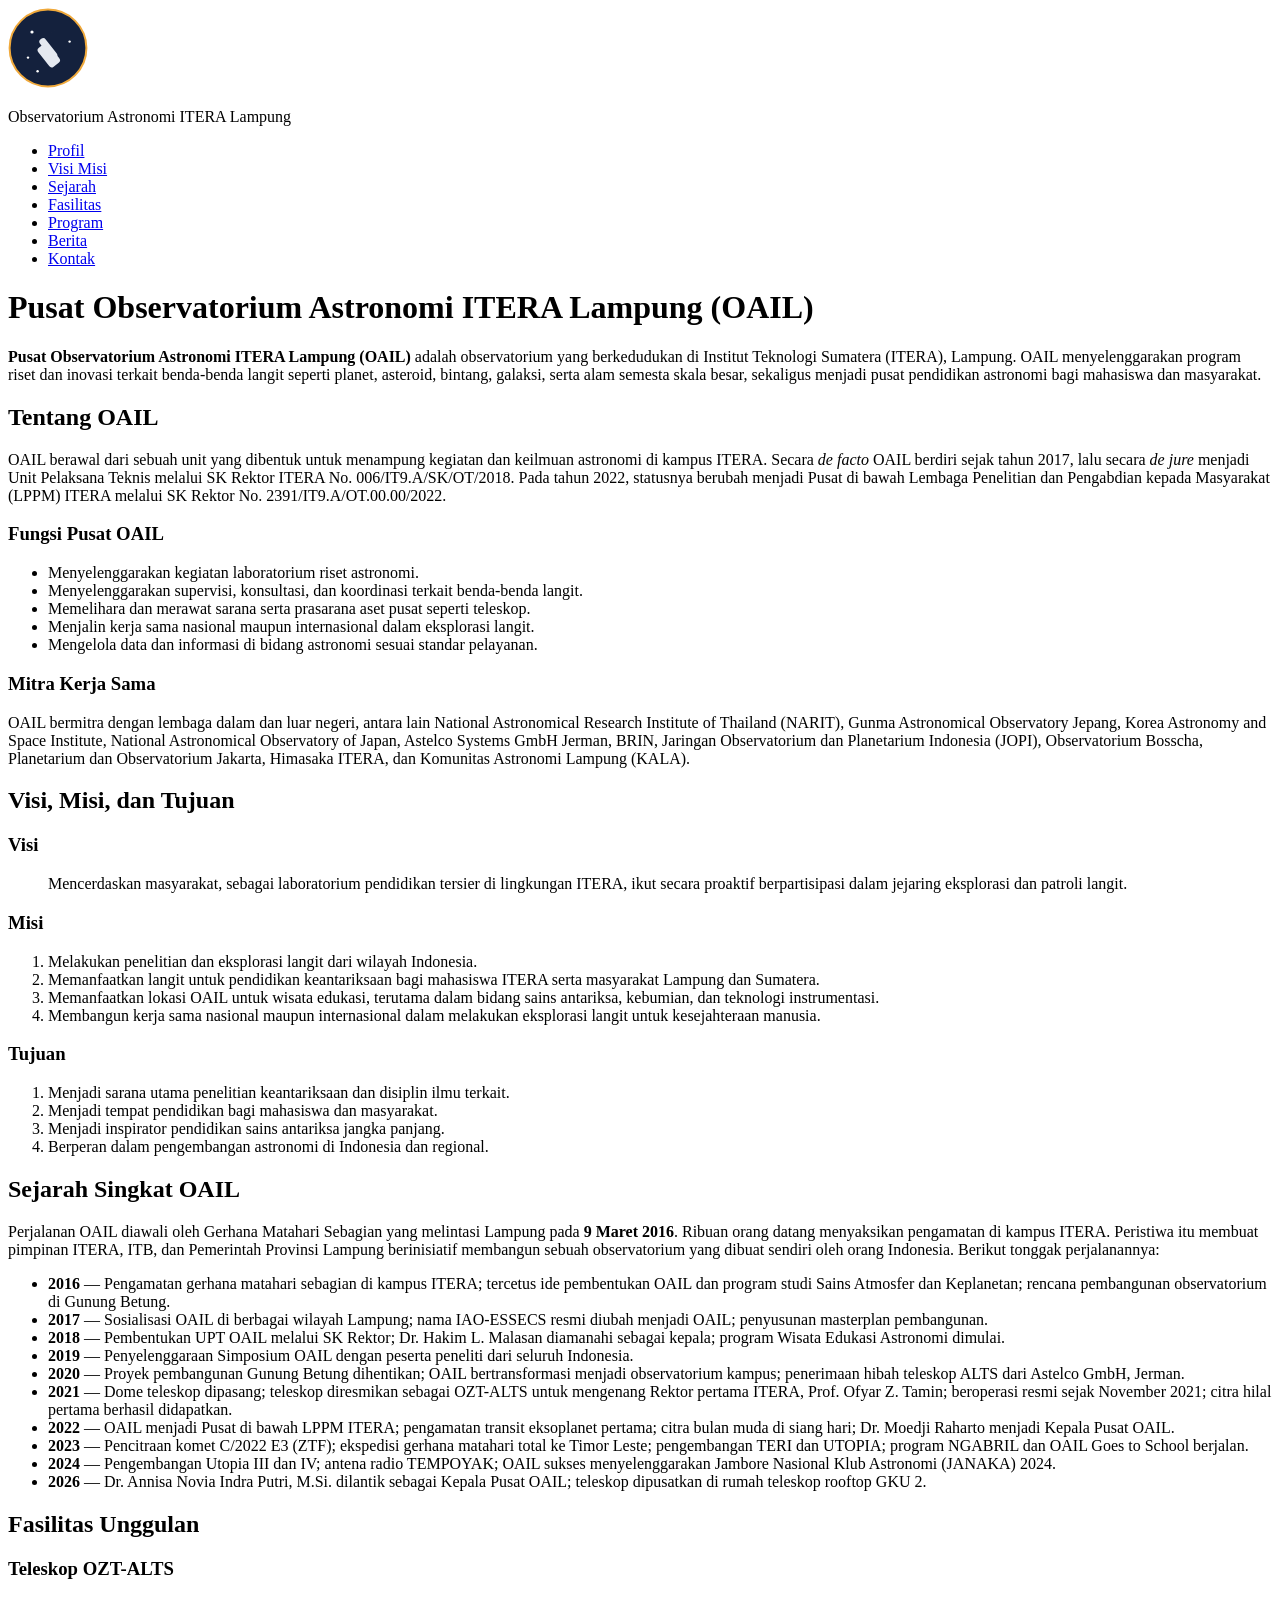
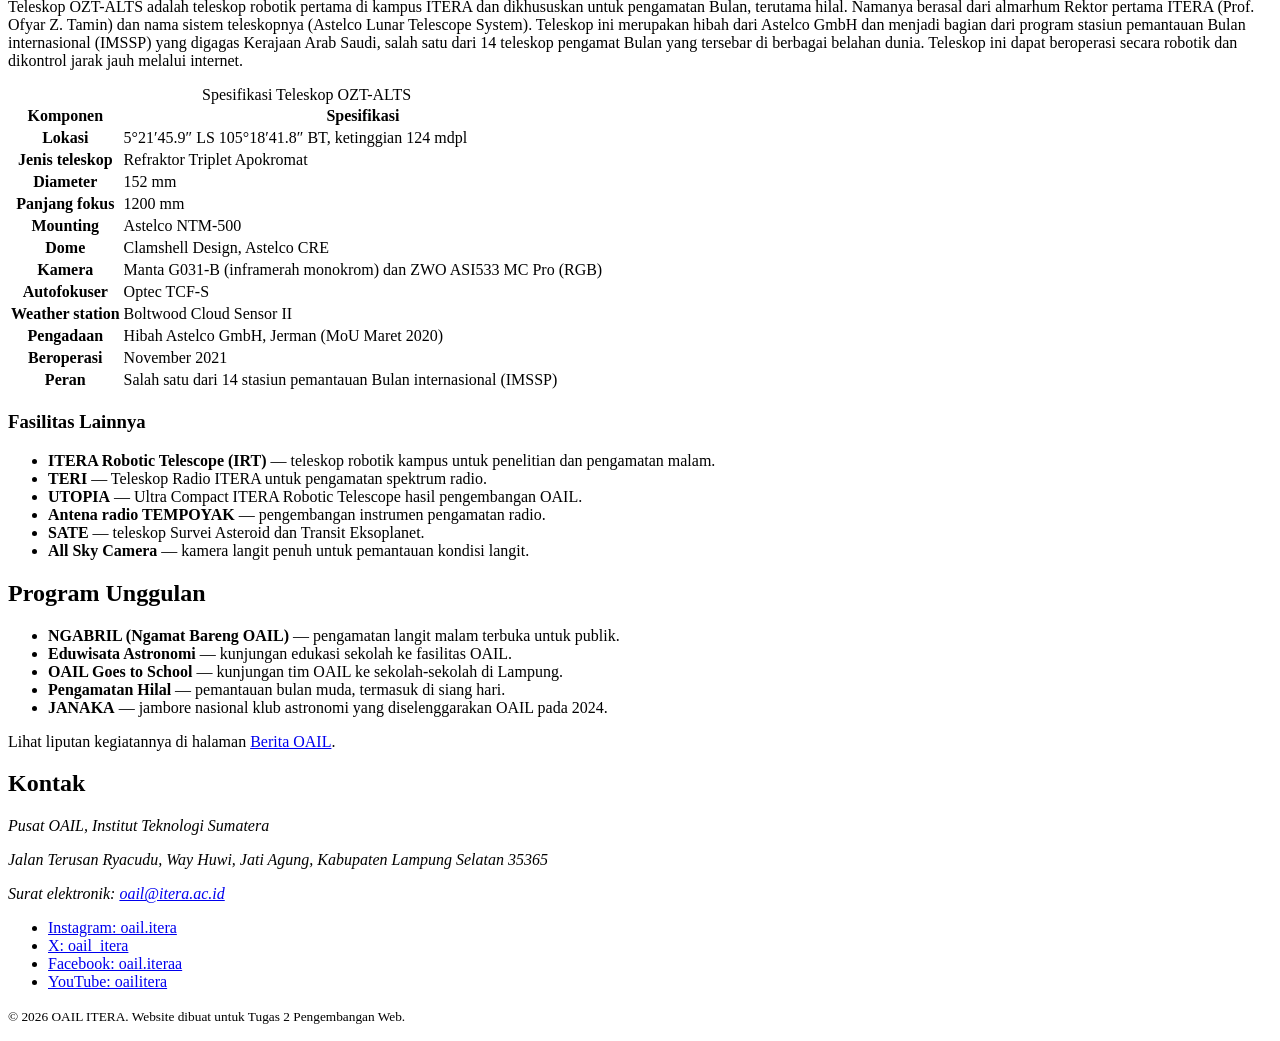
<file: tugas2/index.html>
<!DOCTYPE html>
<html lang="id">
<head>
<meta charset="utf-8">
<meta name="viewport" content="width=device-width, initial-scale=1">
<title>OAIL - Observatorium Astronomi ITERA Lampung</title>
</head>
<body>

<header>
<a href="index.html">
<img src="logo-oail.svg" alt="Logo Observatorium Astronomi ITERA Lampung" width="80" height="80">
</a>
<p>Observatorium Astronomi ITERA Lampung</p>
<nav>
<ul>
<li><a href="#profil">Profil</a></li>
<li><a href="#visimisi">Visi Misi</a></li>
<li><a href="#sejarah">Sejarah</a></li>
<li><a href="#fasilitas">Fasilitas</a></li>
<li><a href="#program">Program</a></li>
<li><a href="berita.html">Berita</a></li>
<li><a href="#kontak">Kontak</a></li>
</ul>
</nav>
</header>

<main>
<h1>Pusat Observatorium Astronomi ITERA Lampung (OAIL)</h1>
<p><strong>Pusat Observatorium Astronomi ITERA Lampung (OAIL)</strong> adalah observatorium yang berkedudukan di Institut Teknologi Sumatera (ITERA), Lampung. OAIL menyelenggarakan program riset dan inovasi terkait benda-benda langit seperti planet, asteroid, bintang, galaksi, serta alam semesta skala besar, sekaligus menjadi pusat pendidikan astronomi bagi mahasiswa dan masyarakat.</p>

<section id="profil">
<h2>Tentang OAIL</h2>
<p>OAIL berawal dari sebuah unit yang dibentuk untuk menampung kegiatan dan keilmuan astronomi di kampus ITERA. Secara <em>de facto</em> OAIL berdiri sejak tahun 2017, lalu secara <em>de jure</em> menjadi Unit Pelaksana Teknis melalui SK Rektor ITERA No. 006/IT9.A/SK/OT/2018. Pada tahun 2022, statusnya berubah menjadi Pusat di bawah Lembaga Penelitian dan Pengabdian kepada Masyarakat (LPPM) ITERA melalui SK Rektor No. 2391/IT9.A/OT.00.00/2022.</p>
<h3>Fungsi Pusat OAIL</h3>
<ul>
<li>Menyelenggarakan kegiatan laboratorium riset astronomi.</li>
<li>Menyelenggarakan supervisi, konsultasi, dan koordinasi terkait benda-benda langit.</li>
<li>Memelihara dan merawat sarana serta prasarana aset pusat seperti teleskop.</li>
<li>Menjalin kerja sama nasional maupun internasional dalam eksplorasi langit.</li>
<li>Mengelola data dan informasi di bidang astronomi sesuai standar pelayanan.</li>
</ul>
<h3>Mitra Kerja Sama</h3>
<p>OAIL bermitra dengan lembaga dalam dan luar negeri, antara lain National Astronomical Research Institute of Thailand (NARIT), Gunma Astronomical Observatory Jepang, Korea Astronomy and Space Institute, National Astronomical Observatory of Japan, Astelco Systems GmbH Jerman, BRIN, Jaringan Observatorium dan Planetarium Indonesia (JOPI), Observatorium Bosscha, Planetarium dan Observatorium Jakarta, Himasaka ITERA, dan Komunitas Astronomi Lampung (KALA).</p>
</section>

<section id="visimisi">
<h2>Visi, Misi, dan Tujuan</h2>
<article>
<h3>Visi</h3>
<blockquote>
<p>Mencerdaskan masyarakat, sebagai laboratorium pendidikan tersier di lingkungan ITERA, ikut secara proaktif berpartisipasi dalam jejaring eksplorasi dan patroli langit.</p>
</blockquote>
</article>
<article>
<h3>Misi</h3>
<ol>
<li>Melakukan penelitian dan eksplorasi langit dari wilayah Indonesia.</li>
<li>Memanfaatkan langit untuk pendidikan keantariksaan bagi mahasiswa ITERA serta masyarakat Lampung dan Sumatera.</li>
<li>Memanfaatkan lokasi OAIL untuk wisata edukasi, terutama dalam bidang sains antariksa, kebumian, dan teknologi instrumentasi.</li>
<li>Membangun kerja sama nasional maupun internasional dalam melakukan eksplorasi langit untuk kesejahteraan manusia.</li>
</ol>
</article>
<article>
<h3>Tujuan</h3>
<ol>
<li>Menjadi sarana utama penelitian keantariksaan dan disiplin ilmu terkait.</li>
<li>Menjadi tempat pendidikan bagi mahasiswa dan masyarakat.</li>
<li>Menjadi inspirator pendidikan sains antariksa jangka panjang.</li>
<li>Berperan dalam pengembangan astronomi di Indonesia dan regional.</li>
</ol>
</article>
</section>

<section id="sejarah">
<h2>Sejarah Singkat OAIL</h2>
<p>Perjalanan OAIL diawali oleh Gerhana Matahari Sebagian yang melintasi Lampung pada <strong>9 Maret 2016</strong>. Ribuan orang datang menyaksikan pengamatan di kampus ITERA. Peristiwa itu membuat pimpinan ITERA, ITB, dan Pemerintah Provinsi Lampung berinisiatif membangun sebuah observatorium yang dibuat sendiri oleh orang Indonesia. Berikut tonggak perjalanannya:</p>
<ul>
<li><strong>2016</strong> — Pengamatan gerhana matahari sebagian di kampus ITERA; tercetus ide pembentukan OAIL dan program studi Sains Atmosfer dan Keplanetan; rencana pembangunan observatorium di Gunung Betung.</li>
<li><strong>2017</strong> — Sosialisasi OAIL di berbagai wilayah Lampung; nama IAO-ESSECS resmi diubah menjadi OAIL; penyusunan masterplan pembangunan.</li>
<li><strong>2018</strong> — Pembentukan UPT OAIL melalui SK Rektor; Dr. Hakim L. Malasan diamanahi sebagai kepala; program Wisata Edukasi Astronomi dimulai.</li>
<li><strong>2019</strong> — Penyelenggaraan Simposium OAIL dengan peserta peneliti dari seluruh Indonesia.</li>
<li><strong>2020</strong> — Proyek pembangunan Gunung Betung dihentikan; OAIL bertransformasi menjadi observatorium kampus; penerimaan hibah teleskop ALTS dari Astelco GmbH, Jerman.</li>
<li><strong>2021</strong> — Dome teleskop dipasang; teleskop diresmikan sebagai OZT-ALTS untuk mengenang Rektor pertama ITERA, Prof. Ofyar Z. Tamin; beroperasi resmi sejak November 2021; citra hilal pertama berhasil didapatkan.</li>
<li><strong>2022</strong> — OAIL menjadi Pusat di bawah LPPM ITERA; pengamatan transit eksoplanet pertama; citra bulan muda di siang hari; Dr. Moedji Raharto menjadi Kepala Pusat OAIL.</li>
<li><strong>2023</strong> — Pencitraan komet C/2022 E3 (ZTF); ekspedisi gerhana matahari total ke Timor Leste; pengembangan TERI dan UTOPIA; program NGABRIL dan OAIL Goes to School berjalan.</li>
<li><strong>2024</strong> — Pengembangan Utopia III dan IV; antena radio TEMPOYAK; OAIL sukses menyelenggarakan Jambore Nasional Klub Astronomi (JANAKA) 2024.</li>
<li><strong>2026</strong> — Dr. Annisa Novia Indra Putri, M.Si. dilantik sebagai Kepala Pusat OAIL; teleskop dipusatkan di rumah teleskop rooftop GKU 2.</li>
</ul>
</section>

<section id="fasilitas">
<h2>Fasilitas Unggulan</h2>
<h3>Teleskop OZT-ALTS</h3>
<p>Teleskop OZT-ALTS adalah teleskop robotik pertama di kampus ITERA dan dikhususkan untuk pengamatan Bulan, terutama hilal. Namanya berasal dari almarhum Rektor pertama ITERA (Prof. Ofyar Z. Tamin) dan nama sistem teleskopnya (Astelco Lunar Telescope System). Teleskop ini merupakan hibah dari Astelco GmbH dan menjadi bagian dari program stasiun pemantauan Bulan internasional (IMSSP) yang digagas Kerajaan Arab Saudi, salah satu dari 14 teleskop pengamat Bulan yang tersebar di berbagai belahan dunia. Teleskop ini dapat beroperasi secara robotik dan dikontrol jarak jauh melalui internet.</p>
<table>
<caption>Spesifikasi Teleskop OZT-ALTS</caption>
<thead>
<tr><th scope="col">Komponen</th><th scope="col">Spesifikasi</th></tr>
</thead>
<tbody>
<tr><th scope="row">Lokasi</th><td>5&#176;21&#8242;45.9&#8243; LS 105&#176;18&#8242;41.8&#8243; BT, ketinggian 124 mdpl</td></tr>
<tr><th scope="row">Jenis teleskop</th><td>Refraktor Triplet Apokromat</td></tr>
<tr><th scope="row">Diameter</th><td>152 mm</td></tr>
<tr><th scope="row">Panjang fokus</th><td>1200 mm</td></tr>
<tr><th scope="row">Mounting</th><td>Astelco NTM-500</td></tr>
<tr><th scope="row">Dome</th><td>Clamshell Design, Astelco CRE</td></tr>
<tr><th scope="row">Kamera</th><td>Manta G031-B (inframerah monokrom) dan ZWO ASI533 MC Pro (RGB)</td></tr>
<tr><th scope="row">Autofokuser</th><td>Optec TCF-S</td></tr>
<tr><th scope="row">Weather station</th><td>Boltwood Cloud Sensor II</td></tr>
<tr><th scope="row">Pengadaan</th><td>Hibah Astelco GmbH, Jerman (MoU Maret 2020)</td></tr>
<tr><th scope="row">Beroperasi</th><td>November 2021</td></tr>
<tr><th scope="row">Peran</th><td>Salah satu dari 14 stasiun pemantauan Bulan internasional (IMSSP)</td></tr>
</tbody>
</table>
<h3>Fasilitas Lainnya</h3>
<ul>
<li><strong>ITERA Robotic Telescope (IRT)</strong> — teleskop robotik kampus untuk penelitian dan pengamatan malam.</li>
<li><strong>TERI</strong> — Teleskop Radio ITERA untuk pengamatan spektrum radio.</li>
<li><strong>UTOPIA</strong> — Ultra Compact ITERA Robotic Telescope hasil pengembangan OAIL.</li>
<li><strong>Antena radio TEMPOYAK</strong> — pengembangan instrumen pengamatan radio.</li>
<li><strong>SATE</strong> — teleskop Survei Asteroid dan Transit Eksoplanet.</li>
<li><strong>All Sky Camera</strong> — kamera langit penuh untuk pemantauan kondisi langit.</li>
</ul>
</section>

<aside id="program">
<h2>Program Unggulan</h2>
<ul>
<li><strong>NGABRIL (Ngamat Bareng OAIL)</strong> — pengamatan langit malam terbuka untuk publik.</li>
<li><strong>Eduwisata Astronomi</strong> — kunjungan edukasi sekolah ke fasilitas OAIL.</li>
<li><strong>OAIL Goes to School</strong> — kunjungan tim OAIL ke sekolah-sekolah di Lampung.</li>
<li><strong>Pengamatan Hilal</strong> — pemantauan bulan muda, termasuk di siang hari.</li>
<li><strong>JANAKA</strong> — jambore nasional klub astronomi yang diselenggarakan OAIL pada 2024.</li>
</ul>
<p>Lihat liputan kegiatannya di halaman <a href="berita.html">Berita OAIL</a>.</p>
</aside>
</main>

<footer id="kontak">
<h2>Kontak</h2>
<address>
<p>Pusat OAIL, Institut Teknologi Sumatera</p>
<p>Jalan Terusan Ryacudu, Way Huwi, Jati Agung, Kabupaten Lampung Selatan 35365</p>
<p>Surat elektronik: <a href="mailto:oail@itera.ac.id">oail@itera.ac.id</a></p>
</address>
<ul>
<li><a href="https://instagram.com/oail.itera">Instagram: oail.itera</a></li>
<li><a href="https://x.com/oail_itera">X: oail_itera</a></li>
<li><a href="https://facebook.com/oail.iteraa">Facebook: oail.iteraa</a></li>
<li><a href="https://youtube.com/@oailitera9398">YouTube: oailitera</a></li>
</ul>
<p><small>&copy; 2026 OAIL ITERA. Website dibuat untuk Tugas 2 Pengembangan Web.</small></p>
</footer>

</body>
</html>
</file>
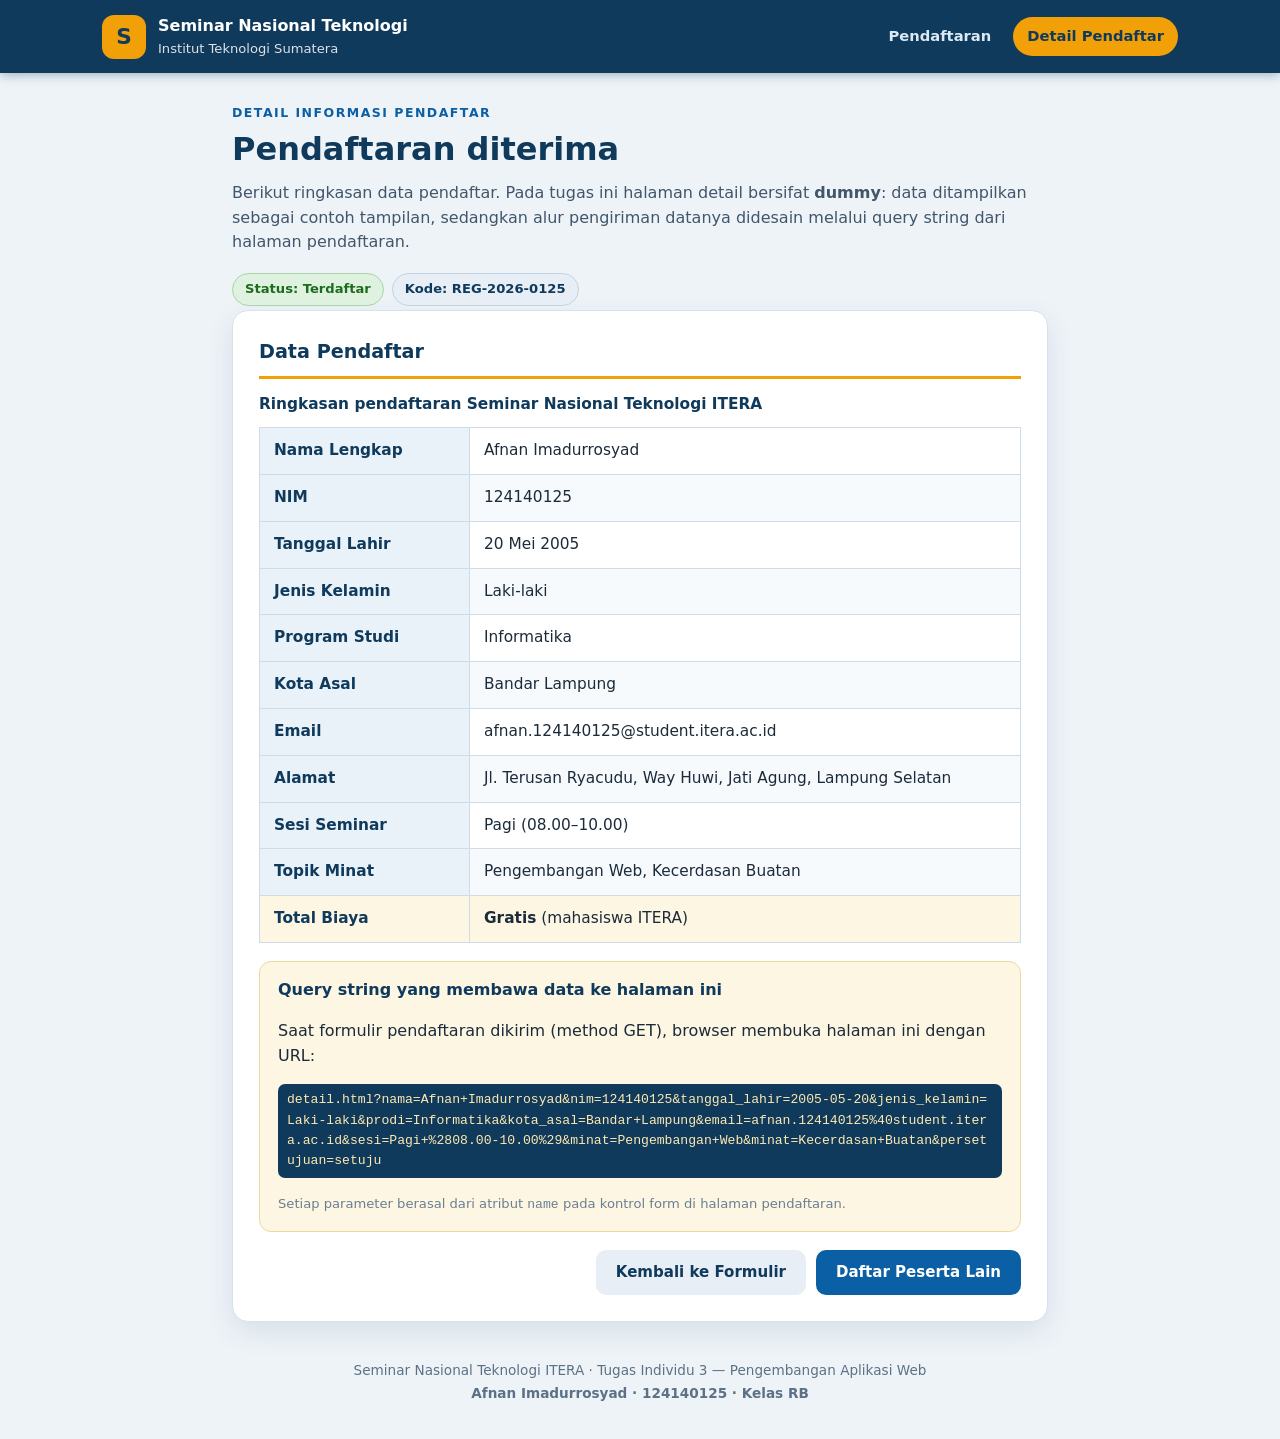
<file: task_3/detail.html>
<!DOCTYPE html>
<html lang="id">
<head>
  <meta charset="UTF-8">
  <meta name="viewport" content="width=device-width, initial-scale=1.0">
  <title>Detail Pendaftar — Seminar Nasional Teknologi ITERA</title>
  <link rel="stylesheet" href="style.css">
</head>
<body>

  <header class="site-header">
    <div class="header-inner">
      <div class="brand">
        <span class="brand-mark" aria-hidden="true">S</span>
        <div>
          <p class="brand-name">Seminar Nasional Teknologi</p>
          <p class="brand-sub">Institut Teknologi Sumatera</p>
        </div>
      </div>
      <nav class="site-nav" aria-label="Navigasi utama">
        <a href="pendaftaran.html" class="nav-link">Pendaftaran</a>
        <a href="detail.html" class="nav-link active">Detail Pendaftar</a>
      </nav>
    </div>
  </header>

  <main class="page-single">

    <section class="intro">
      <p class="eyebrow">Detail Informasi Pendaftar</p>
      <h1>Pendaftaran diterima</h1>
      <p class="lede">
        Berikut ringkasan data pendaftar. Pada tugas ini halaman detail bersifat
        <strong>dummy</strong>: data ditampilkan sebagai contoh tampilan, sedangkan alur
        pengiriman datanya didesain melalui query string dari halaman pendaftaran.
      </p>
      <p class="status-line"><span class="badge badge-ok">Status: Terdaftar</span>
      <span class="badge badge-soft">Kode: REG-2026-0125</span></p>
    </section>

    <!-- Microformat h-card: data pendaftar terstruktur yang mudah dibaca mesin -->
    <section class="card h-card" aria-labelledby="judul-detail">
      <h2 id="judul-detail">Data Pendaftar <span class="p-name hidden">Afnan Imadurrosyad</span></h2>

      <table class="detail-table">
        <caption>Ringkasan pendaftaran Seminar Nasional Teknologi ITERA</caption>
        <tbody>
          <tr>
            <th scope="row">Nama Lengkap</th>
            <td>Afnan Imadurrosyad</td>
          </tr>
          <tr>
            <th scope="row">NIM</th>
            <td>124140125</td>
          </tr>
          <tr>
            <th scope="row">Tanggal Lahir</th>
            <td>20 Mei 2005</td>
          </tr>
          <tr>
            <th scope="row">Jenis Kelamin</th>
            <td>Laki-laki</td>
          </tr>
          <tr>
            <th scope="row">Program Studi</th>
            <td>Informatika</td>
          </tr>
          <tr>
            <th scope="row">Kota Asal</th>
            <td>Bandar Lampung</td>
          </tr>
          <tr>
            <th scope="row">Email</th>
            <td class="p-email">afnan.124140125@student.itera.ac.id</td>
          </tr>
          <tr>
            <th scope="row">Alamat</th>
            <td>Jl. Terusan Ryacudu, Way Huwi, Jati Agung, Lampung Selatan</td>
          </tr>
          <tr>
            <th scope="row">Sesi Seminar</th>
            <td>Pagi (08.00–10.00)</td>
          </tr>
          <tr>
            <th scope="row">Topik Minat</th>
            <td>Pengembangan Web, Kecerdasan Buatan</td>
          </tr>
        </tbody>
        <tfoot>
          <tr>
            <th scope="row">Total Biaya</th>
            <td><strong>Gratis</strong> (mahasiswa ITERA)</td>
          </tr>
        </tfoot>
      </table>

      <div class="info-box">
        <h2>Query string yang membawa data ke halaman ini</h2>
        <p>Saat formulir pendaftaran dikirim (method GET), browser membuka halaman ini dengan URL:</p>
        <p><code class="qs">detail.html?nama=Afnan+Imadurrosyad&amp;nim=124140125&amp;tanggal_lahir=2005-05-20&amp;jenis_kelamin=Laki-laki&amp;prodi=Informatika&amp;kota_asal=Bandar+Lampung&amp;email=afnan.124140125%40student.itera.ac.id&amp;sesi=Pagi+%2808.00-10.00%29&amp;minat=Pengembangan+Web&amp;minat=Kecerdasan+Buatan&amp;persetujuan=setuju</code></p>
        <p class="hint">Setiap parameter berasal dari atribut <code>name</code> pada kontrol form di halaman pendaftaran.</p>
      </div>

      <div class="form-actions">
        <a class="btn btn-ghost" href="pendaftaran.html">Kembali ke Formulir</a>
        <a class="btn btn-primary" href="pendaftaran.html">Daftar Peserta Lain</a>
      </div>
    </section>

  </main>

  <footer class="site-footer">
    <p>Seminar Nasional Teknologi ITERA &middot; Tugas Individu 3 &mdash; Pengembangan Aplikasi Web</p>
    <p class="footer-name">Afnan Imadurrosyad &middot; 124140125 &middot; Kelas RB</p>
  </footer>

</body>
</html>
</file>
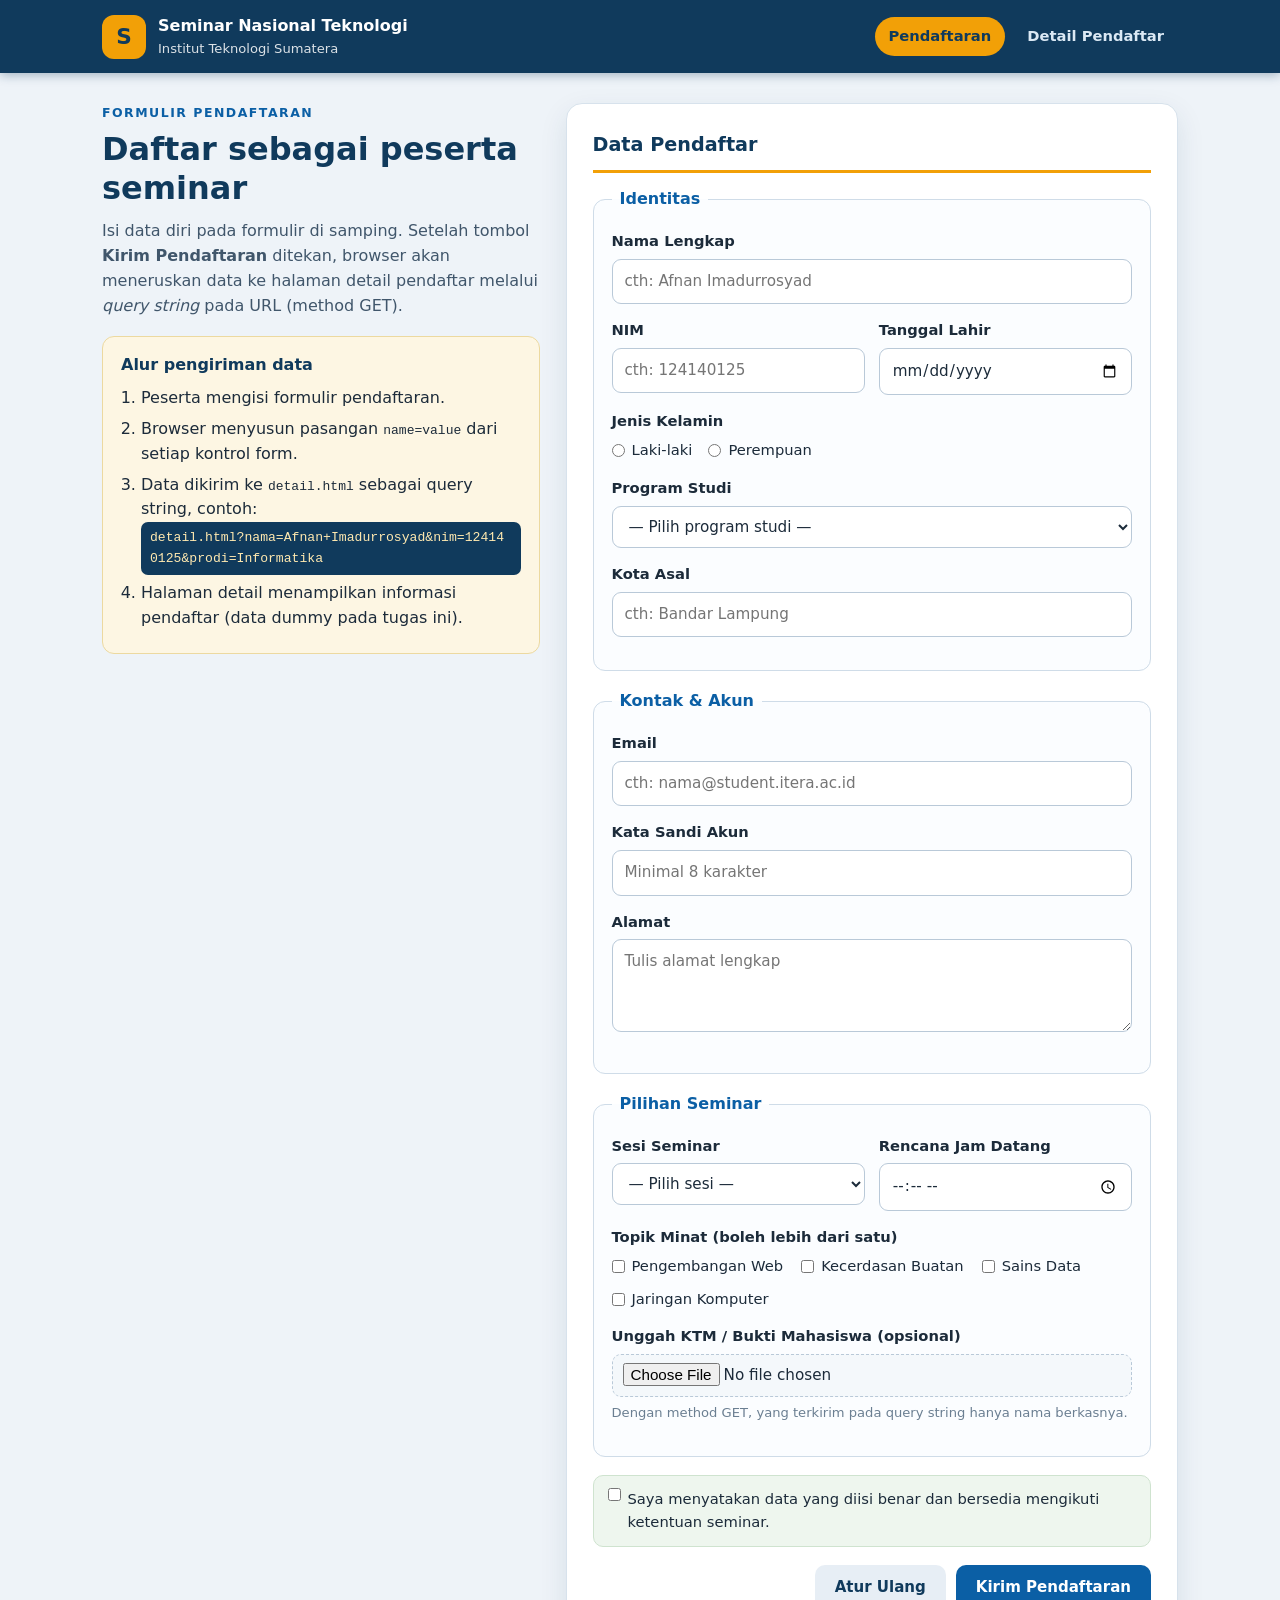
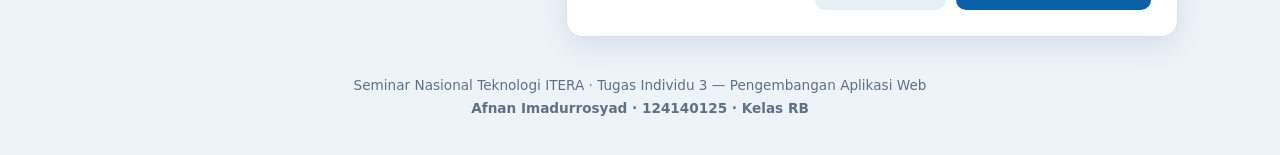
<file: task_3/pendaftaran.html>
<!DOCTYPE html>
<html lang="id">
<head>
  <meta charset="UTF-8">
  <meta name="viewport" content="width=device-width, initial-scale=1.0">
  <title>Pendaftaran — Seminar Nasional Teknologi ITERA</title>
  <link rel="stylesheet" href="style.css">
</head>
<body>

  <header class="site-header">
    <div class="header-inner">
      <div class="brand">
        <span class="brand-mark" aria-hidden="true">S</span>
        <div>
          <p class="brand-name">Seminar Nasional Teknologi</p>
          <p class="brand-sub">Institut Teknologi Sumatera</p>
        </div>
      </div>
      <nav class="site-nav" aria-label="Navigasi utama">
        <a href="pendaftaran.html" class="nav-link active">Pendaftaran</a>
        <a href="detail.html" class="nav-link">Detail Pendaftar</a>
      </nav>
    </div>
  </header>

  <main class="page-grid">

    <section class="intro">
      <p class="eyebrow">Formulir Pendaftaran</p>
      <h1>Daftar sebagai peserta seminar</h1>
      <p class="lede">
        Isi data diri pada formulir di samping. Setelah tombol <strong>Kirim Pendaftaran</strong>
        ditekan, browser akan meneruskan data ke halaman detail pendaftar melalui
        <em>query string</em> pada URL (method GET).
      </p>

      <div class="info-box">
        <h2>Alur pengiriman data</h2>
        <ol class="steps">
          <li>Peserta mengisi formulir pendaftaran.</li>
          <li>Browser menyusun pasangan <code>name=value</code> dari setiap kontrol form.</li>
          <li>Data dikirim ke <code>detail.html</code> sebagai query string, contoh:
            <code class="qs">detail.html?nama=Afnan+Imadurrosyad&amp;nim=124140125&amp;prodi=Informatika</code>
          </li>
          <li>Halaman detail menampilkan informasi pendaftar (data dummy pada tugas ini).</li>
        </ol>
      </div>
    </section>

    <section class="card" aria-labelledby="judul-form">
      <h2 id="judul-form">Data Pendaftar</h2>

      <!-- Form method GET: data diteruskan ke detail.html lewat query string -->
      <form id="form-pendaftaran" action="detail.html" method="get">

        <fieldset>
          <legend>Identitas</legend>

          <div class="field">
            <label for="nama">Nama Lengkap</label>
            <input type="text" id="nama" name="nama" placeholder="cth: Afnan Imadurrosyad"
                   pattern="[A-Za-z ]{3,}" title="Minimal 3 karakter, hanya huruf dan spasi" required>
          </div>

          <div class="field-row">
            <div class="field">
              <label for="nim">NIM</label>
              <input type="text" id="nim" name="nim" placeholder="cth: 124140125"
                     pattern="[0-9]{9}" title="NIM terdiri dari 9 digit angka" required>
            </div>
            <div class="field">
              <label for="tanggal_lahir">Tanggal Lahir</label>
              <input type="date" id="tanggal_lahir" name="tanggal_lahir" required>
            </div>
          </div>

          <div class="field">
            <span class="field-label">Jenis Kelamin</span>
            <div class="choice-group">
              <label class="choice">
                <input type="radio" name="jenis_kelamin" value="Laki-laki" required> Laki-laki
              </label>
              <label class="choice">
                <input type="radio" name="jenis_kelamin" value="Perempuan"> Perempuan
              </label>
            </div>
          </div>

          <div class="field">
            <label for="prodi">Program Studi</label>
            <select id="prodi" name="prodi" required>
              <option value="">— Pilih program studi —</option>
              <optgroup label="Sains">
                <option value="Matematika">Matematika</option>
                <option value="Fisika">Fisika</option>
                <option value="Kimia">Kimia</option>
              </optgroup>
              <optgroup label="Teknologi">
                <option value="Informatika">Informatika</option>
                <option value="Teknik Elektro">Teknik Elektro</option>
                <option value="Teknik Sipil">Teknik Sipil</option>
              </optgroup>
            </select>
          </div>

          <div class="field">
            <label for="kota_asal">Kota Asal</label>
            <input type="text" id="kota_asal" name="kota_asal" list="daftar-kota"
                   placeholder="cth: Bandar Lampung">
            <datalist id="daftar-kota">
              <option value="Bandar Lampung"></option>
              <option value="Jakarta"></option>
              <option value="Palembang"></option>
              <option value="Bandung"></option>
              <option value="Medan"></option>
            </datalist>
          </div>
        </fieldset>

        <fieldset>
          <legend>Kontak &amp; Akun</legend>

          <div class="field">
            <label for="email">Email</label>
            <input type="email" id="email" name="email" placeholder="cth: nama@student.itera.ac.id" required>
          </div>

          <div class="field">
            <label for="kata_sandi">Kata Sandi Akun</label>
            <input type="password" id="kata_sandi" name="kata_sandi" placeholder="Minimal 8 karakter" minlength="8" required>
          </div>

          <div class="field">
            <label for="alamat">Alamat</label>
            <textarea id="alamat" name="alamat" rows="3" placeholder="Tulis alamat lengkap"></textarea>
          </div>
        </fieldset>

        <fieldset>
          <legend>Pilihan Seminar</legend>

          <div class="field-row">
            <div class="field">
              <label for="sesi">Sesi Seminar</label>
              <select id="sesi" name="sesi" required>
                <option value="">— Pilih sesi —</option>
                <option value="Pagi (08.00-10.00)">Pagi (08.00–10.00)</option>
                <option value="Siang (13.00-15.00)">Siang (13.00–15.00)</option>
              </select>
            </div>
            <div class="field">
              <label for="waktu_kedatangan">Rencana Jam Datang</label>
              <input type="time" id="waktu_kedatangan" name="waktu_kedatangan">
            </div>
          </div>

          <div class="field">
            <span class="field-label">Topik Minat (boleh lebih dari satu)</span>
            <div class="choice-group wrap">
              <label class="choice"><input type="checkbox" name="minat" value="Pengembangan Web"> Pengembangan Web</label>
              <label class="choice"><input type="checkbox" name="minat" value="Kecerdasan Buatan"> Kecerdasan Buatan</label>
              <label class="choice"><input type="checkbox" name="minat" value="Sains Data"> Sains Data</label>
              <label class="choice"><input type="checkbox" name="minat" value="Jaringan Komputer"> Jaringan Komputer</label>
            </div>
          </div>

          <div class="field">
            <label for="dokumen">Unggah KTM / Bukti Mahasiswa (opsional)</label>
            <input type="file" id="dokumen" name="dokumen" accept=".pdf,.jpg,.png">
            <p class="hint">Dengan method GET, yang terkirim pada query string hanya nama berkasnya.</p>
          </div>
        </fieldset>

        <label class="choice agree">
          <input type="checkbox" name="persetujuan" value="setuju" required>
          Saya menyatakan data yang diisi benar dan bersedia mengikuti ketentuan seminar.
        </label>

        <div class="form-actions">
          <button type="reset" class="btn btn-ghost">Atur Ulang</button>
          <button type="submit" class="btn btn-primary">Kirim Pendaftaran</button>
        </div>

      </form>
    </section>

  </main>

  <footer class="site-footer">
    <p>Seminar Nasional Teknologi ITERA &middot; Tugas Individu 3 &mdash; Pengembangan Aplikasi Web</p>
    <p class="footer-name">Afnan Imadurrosyad &middot; 124140125 &middot; Kelas RB</p>
  </footer>

</body>
</html>
</file>
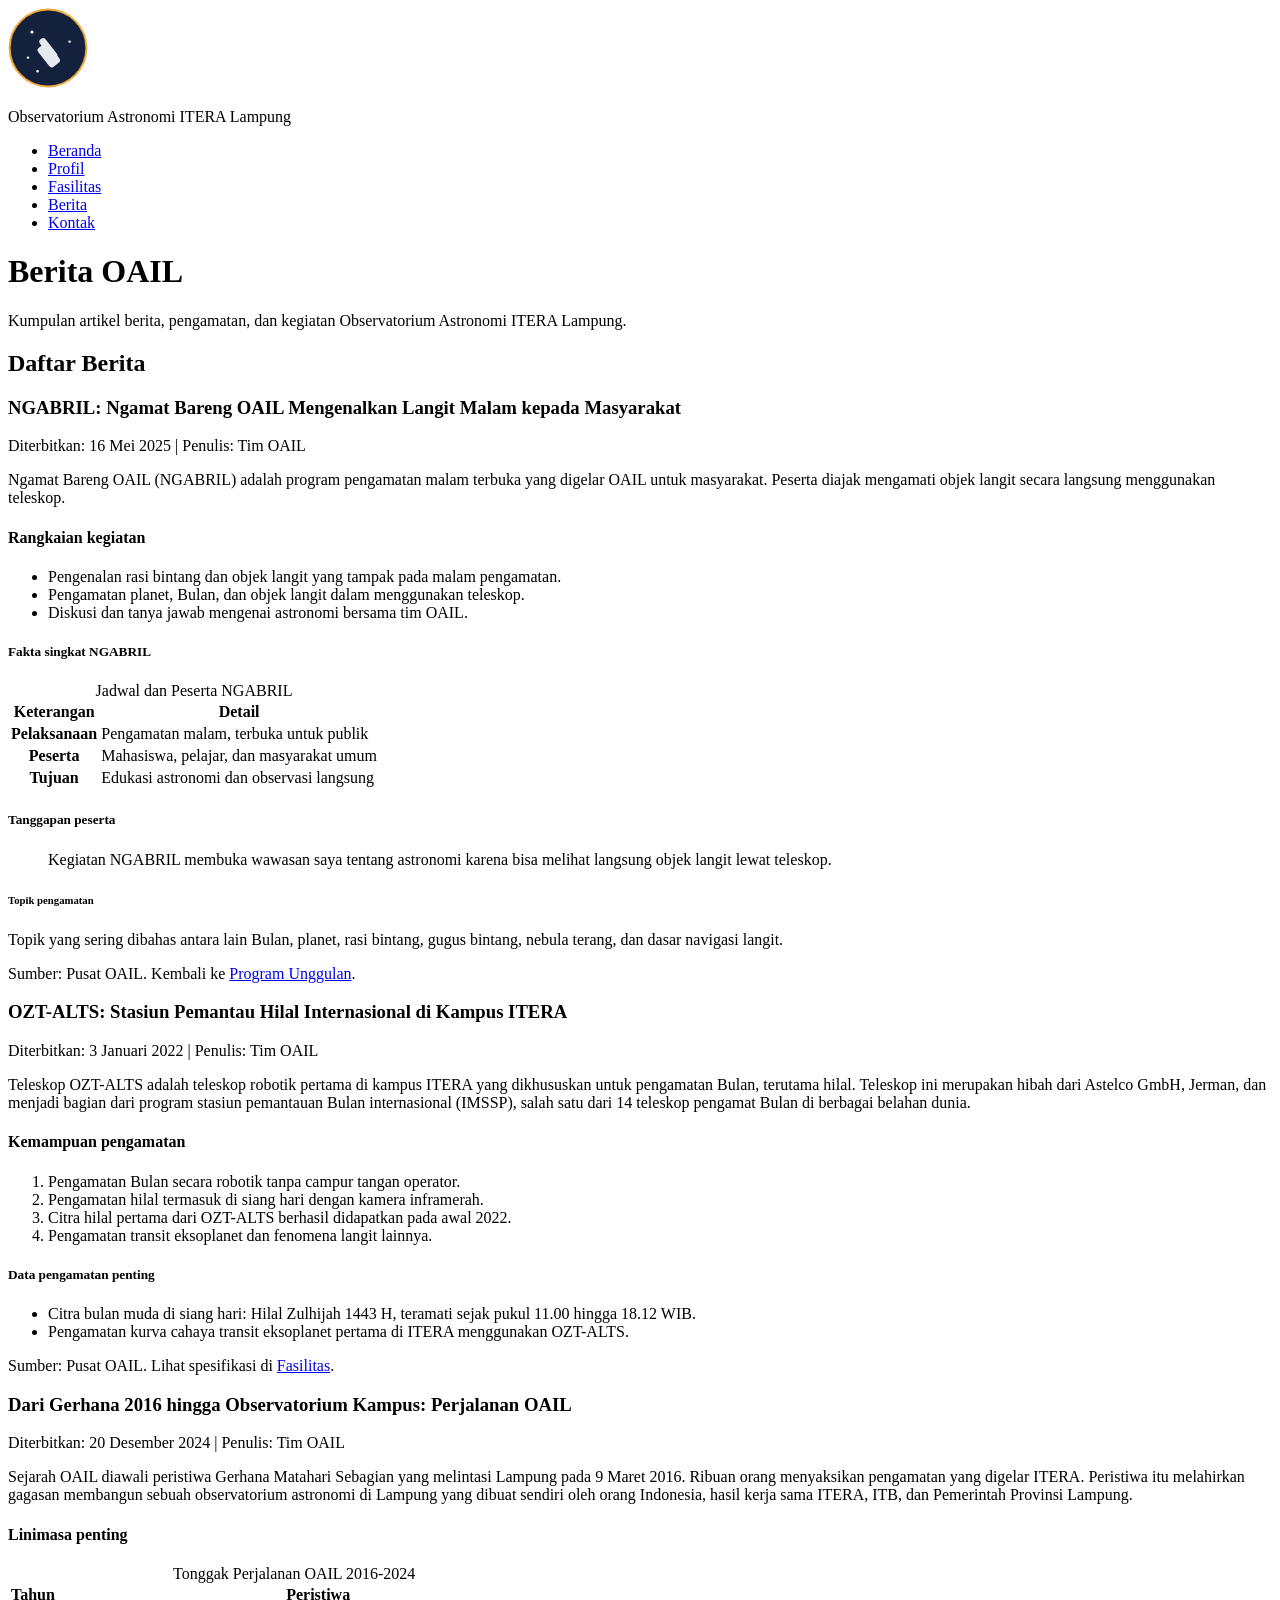
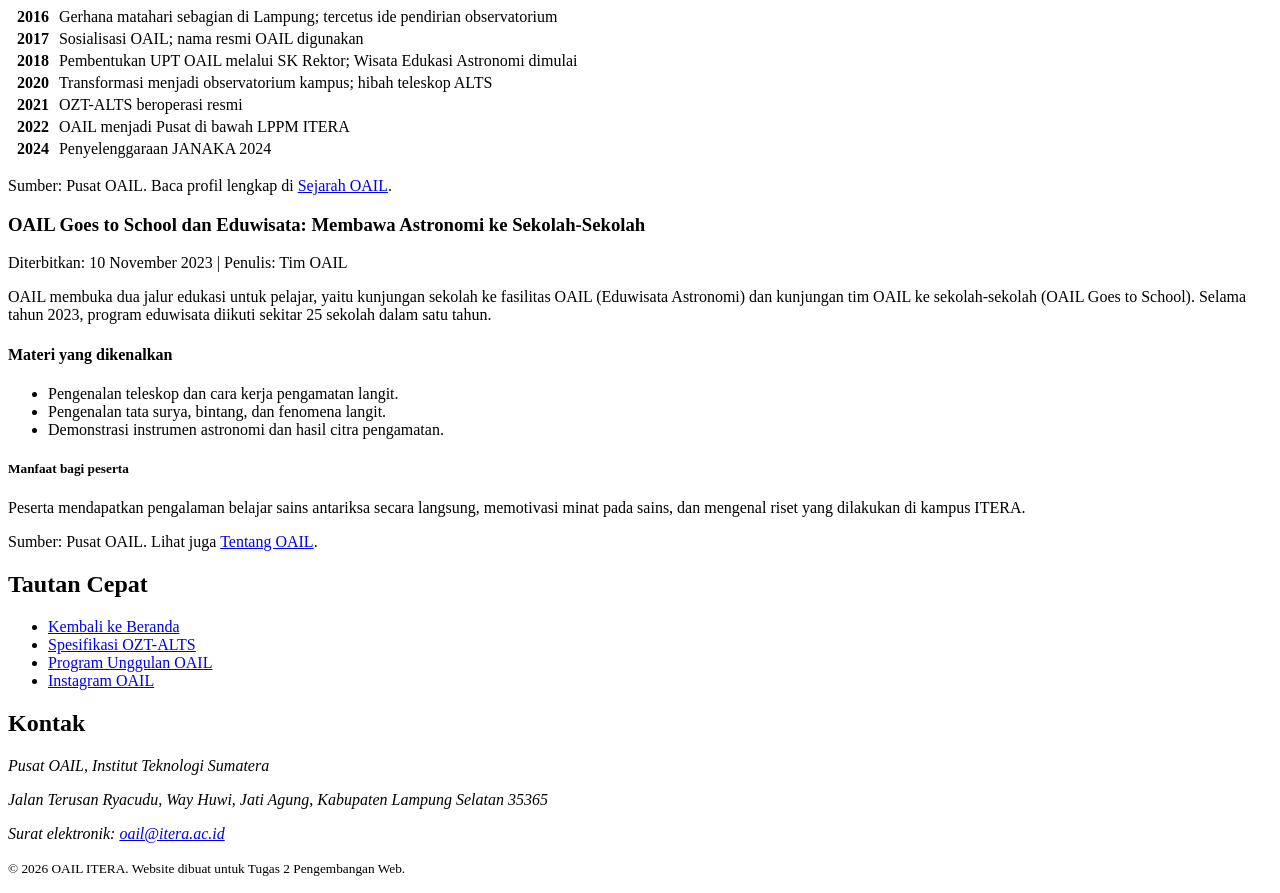
<file: tugas2/berita.html>
<!DOCTYPE html>
<html lang="id">
<head>
<meta charset="utf-8">
<meta name="viewport" content="width=device-width, initial-scale=1">
<title>Berita OAIL - Observatorium Astronomi ITERA Lampung</title>
</head>
<body>

<header>
<a href="index.html">
<img src="logo-oail.svg" alt="Logo Observatorium Astronomi ITERA Lampung" width="80" height="80">
</a>
<p>Observatorium Astronomi ITERA Lampung</p>
<nav>
<ul>
<li><a href="index.html">Beranda</a></li>
<li><a href="index.html#profil">Profil</a></li>
<li><a href="index.html#fasilitas">Fasilitas</a></li>
<li><a href="berita.html">Berita</a></li>
<li><a href="index.html#kontak">Kontak</a></li>
</ul>
</nav>
</header>

<main>
<h1>Berita OAIL</h1>
<p>Kumpulan artikel berita, pengamatan, dan kegiatan Observatorium Astronomi ITERA Lampung.</p>

<section id="daftar-berita">
<h2>Daftar Berita</h2>

<article>
<header>
<h3>NGABRIL: Ngamat Bareng OAIL Mengenalkan Langit Malam kepada Masyarakat</h3>
<p>Diterbitkan: <time datetime="2025-05-16">16 Mei 2025</time> | Penulis: Tim OAIL</p>
</header>
<p>Ngamat Bareng OAIL (NGABRIL) adalah program pengamatan malam terbuka yang digelar OAIL untuk masyarakat. Peserta diajak mengamati objek langit secara langsung menggunakan teleskop.</p>
<h4>Rangkaian kegiatan</h4>
<ul>
<li>Pengenalan rasi bintang dan objek langit yang tampak pada malam pengamatan.</li>
<li>Pengamatan planet, Bulan, dan objek langit dalam menggunakan teleskop.</li>
<li>Diskusi dan tanya jawab mengenai astronomi bersama tim OAIL.</li>
</ul>
<h5>Fakta singkat NGABRIL</h5>
<table>
<caption>Jadwal dan Peserta NGABRIL</caption>
<thead>
<tr><th scope="col">Keterangan</th><th scope="col">Detail</th></tr>
</thead>
<tbody>
<tr><th scope="row">Pelaksanaan</th><td>Pengamatan malam, terbuka untuk publik</td></tr>
<tr><th scope="row">Peserta</th><td>Mahasiswa, pelajar, dan masyarakat umum</td></tr>
<tr><th scope="row">Tujuan</th><td>Edukasi astronomi dan observasi langsung</td></tr>
</tbody>
</table>
<h5>Tanggapan peserta</h5>
<blockquote>
<p>Kegiatan NGABRIL membuka wawasan saya tentang astronomi karena bisa melihat langsung objek langit lewat teleskop.</p>
</blockquote>
<h6>Topik pengamatan</h6>
<p>Topik yang sering dibahas antara lain Bulan, planet, rasi bintang, gugus bintang, nebula terang, dan dasar navigasi langit.</p>
<footer>
<p>Sumber: Pusat OAIL. Kembali ke <a href="index.html#program">Program Unggulan</a>.</p>
</footer>
</article>

<article>
<header>
<h3>OZT-ALTS: Stasiun Pemantau Hilal Internasional di Kampus ITERA</h3>
<p>Diterbitkan: <time datetime="2022-01-03">3 Januari 2022</time> | Penulis: Tim OAIL</p>
</header>
<p>Teleskop OZT-ALTS adalah teleskop robotik pertama di kampus ITERA yang dikhususkan untuk pengamatan Bulan, terutama hilal. Teleskop ini merupakan hibah dari Astelco GmbH, Jerman, dan menjadi bagian dari program stasiun pemantauan Bulan internasional (IMSSP), salah satu dari 14 teleskop pengamat Bulan di berbagai belahan dunia.</p>
<h4>Kemampuan pengamatan</h4>
<ol>
<li>Pengamatan Bulan secara robotik tanpa campur tangan operator.</li>
<li>Pengamatan hilal termasuk di siang hari dengan kamera inframerah.</li>
<li>Citra hilal pertama dari OZT-ALTS berhasil didapatkan pada awal 2022.</li>
<li>Pengamatan transit eksoplanet dan fenomena langit lainnya.</li>
</ol>
<h5>Data pengamatan penting</h5>
<ul>
<li>Citra bulan muda di siang hari: Hilal Zulhijah 1443 H, teramati sejak pukul 11.00 hingga 18.12 WIB.</li>
<li>Pengamatan kurva cahaya transit eksoplanet pertama di ITERA menggunakan OZT-ALTS.</li>
</ul>
<footer>
<p>Sumber: Pusat OAIL. Lihat spesifikasi di <a href="index.html#fasilitas">Fasilitas</a>.</p>
</footer>
</article>

<article>
<header>
<h3>Dari Gerhana 2016 hingga Observatorium Kampus: Perjalanan OAIL</h3>
<p>Diterbitkan: <time datetime="2024-12-20">20 Desember 2024</time> | Penulis: Tim OAIL</p>
</header>
<p>Sejarah OAIL diawali peristiwa Gerhana Matahari Sebagian yang melintasi Lampung pada 9 Maret 2016. Ribuan orang menyaksikan pengamatan yang digelar ITERA. Peristiwa itu melahirkan gagasan membangun sebuah observatorium astronomi di Lampung yang dibuat sendiri oleh orang Indonesia, hasil kerja sama ITERA, ITB, dan Pemerintah Provinsi Lampung.</p>
<h4>Linimasa penting</h4>
<table>
<caption>Tonggak Perjalanan OAIL 2016-2024</caption>
<thead>
<tr><th scope="col">Tahun</th><th scope="col">Peristiwa</th></tr>
</thead>
<tbody>
<tr><th scope="row">2016</th><td>Gerhana matahari sebagian di Lampung; tercetus ide pendirian observatorium</td></tr>
<tr><th scope="row">2017</th><td>Sosialisasi OAIL; nama resmi OAIL digunakan</td></tr>
<tr><th scope="row">2018</th><td>Pembentukan UPT OAIL melalui SK Rektor; Wisata Edukasi Astronomi dimulai</td></tr>
<tr><th scope="row">2020</th><td>Transformasi menjadi observatorium kampus; hibah teleskop ALTS</td></tr>
<tr><th scope="row">2021</th><td>OZT-ALTS beroperasi resmi</td></tr>
<tr><th scope="row">2022</th><td>OAIL menjadi Pusat di bawah LPPM ITERA</td></tr>
<tr><th scope="row">2024</th><td>Penyelenggaraan JANAKA 2024</td></tr>
</tbody>
</table>
<footer>
<p>Sumber: Pusat OAIL. Baca profil lengkap di <a href="index.html#sejarah">Sejarah OAIL</a>.</p>
</footer>
</article>

<article>
<header>
<h3>OAIL Goes to School dan Eduwisata: Membawa Astronomi ke Sekolah-Sekolah</h3>
<p>Diterbitkan: <time datetime="2023-11-10">10 November 2023</time> | Penulis: Tim OAIL</p>
</header>
<p>OAIL membuka dua jalur edukasi untuk pelajar, yaitu kunjungan sekolah ke fasilitas OAIL (Eduwisata Astronomi) dan kunjungan tim OAIL ke sekolah-sekolah (OAIL Goes to School). Selama tahun 2023, program eduwisata diikuti sekitar 25 sekolah dalam satu tahun.</p>
<h4>Materi yang dikenalkan</h4>
<ul>
<li>Pengenalan teleskop dan cara kerja pengamatan langit.</li>
<li>Pengenalan tata surya, bintang, dan fenomena langit.</li>
<li>Demonstrasi instrumen astronomi dan hasil citra pengamatan.</li>
</ul>
<h5>Manfaat bagi peserta</h5>
<p>Peserta mendapatkan pengalaman belajar sains antariksa secara langsung, memotivasi minat pada sains, dan mengenal riset yang dilakukan di kampus ITERA.</p>
<footer>
<p>Sumber: Pusat OAIL. Lihat juga <a href="index.html#profil">Tentang OAIL</a>.</p>
</footer>
</article>
</section>
</main>

<aside>
<h2>Tautan Cepat</h2>
<ul>
<li><a href="index.html">Kembali ke Beranda</a></li>
<li><a href="index.html#fasilitas">Spesifikasi OZT-ALTS</a></li>
<li><a href="index.html#program">Program Unggulan OAIL</a></li>
<li><a href="https://instagram.com/oail.itera">Instagram OAIL</a></li>
</ul>
</aside>

<footer>
<h2>Kontak</h2>
<address>
<p>Pusat OAIL, Institut Teknologi Sumatera</p>
<p>Jalan Terusan Ryacudu, Way Huwi, Jati Agung, Kabupaten Lampung Selatan 35365</p>
<p>Surat elektronik: <a href="mailto:oail@itera.ac.id">oail@itera.ac.id</a></p>
</address>
<p><small>&copy; 2026 OAIL ITERA. Website dibuat untuk Tugas 2 Pengembangan Web.</small></p>
</footer>

</body>
</html>
</file>
<file: task_3/style.css>
/* ============================================================
   style.css — Seminar Nasional Teknologi ITERA
   Tugas Individu 3: Tabel, Formulir, Layout dan Web Media

   Jenis selector yang digunakan (lebih dari 3):
   1. Element selector    : body, h1, table, input, select
   2. Class selector      : .card, .btn, .field, .badge
   3. ID selector         : #form-pendaftaran, #judul-form
   4. Attribute selector  : input[type="checkbox"], input[type="file"]
   5. Pseudo-class        : :hover, :focus, :nth-child(even)
   6. Descendant selector : .detail-table th, .site-nav a
   ============================================================ */

/* ---------- 1. Element selector: gaya dasar elemen ---------- */
* {
  box-sizing: border-box;
}

body {
  margin: 0;
  font-family: "Segoe UI", system-ui, -apple-system, Arial, sans-serif;
  background-color: #eef3f8;
  color: #1c2b3a;
  line-height: 1.55;
}

h1 {
  margin: 0 0 12px;
  font-size: 2rem;
  line-height: 1.2;
  color: #103a5c;
}

h2 {
  margin: 0 0 14px;
  font-size: 1.2rem;
  color: #103a5c;
}

fieldset {
  border: 1px solid #cfdce8;
  border-radius: 12px;
  padding: 18px;
  margin: 0 0 18px;
  background-color: #fbfdff;
}

legend {
  padding: 0 8px;
  font-weight: 700;
  color: #0b5fa5;
}

label {
  display: block;
  margin-bottom: 6px;
  font-weight: 600;
  font-size: 0.92rem;
}

input,
select,
textarea {
  width: 100%;
  padding: 10px 12px;
  border: 1.5px solid #b9c9d8;
  border-radius: 9px;
  background-color: #ffffff;
  font: inherit;
  font-size: 0.95rem;
  color: inherit;
}

textarea {
  resize: vertical;
}

table {
  width: 100%;
  border-collapse: collapse;
  font-size: 0.96rem;
}

/* ---------- 2. Class selector: komponen ---------- */
.site-header {
  background-color: #103a5c;
  color: #ffffff;
  box-shadow: 0 2px 10px rgba(16, 58, 92, 0.35);
}

.header-inner {
  max-width: 1120px;
  margin: 0 auto;
  padding: 14px 22px;
  display: flex;
  align-items: center;
  justify-content: space-between;
  gap: 18px;
  flex-wrap: wrap;
}

.brand {
  display: flex;
  align-items: center;
  gap: 12px;
}

.brand-mark {
  display: grid;
  place-items: center;
  width: 44px;
  height: 44px;
  border-radius: 12px;
  background-color: #f2a007;
  color: #103a5c;
  font-size: 1.35rem;
  font-weight: 800;
}

.brand-name {
  margin: 0;
  font-weight: 700;
}

.brand-sub {
  margin: 0;
  font-size: 0.82rem;
  opacity: 0.85;
}

.site-nav {
  display: flex;
  gap: 8px;
}

.nav-link {
  color: #dbe9f5;
  text-decoration: none;
  padding: 8px 14px;
  border-radius: 999px;
  font-weight: 600;
  font-size: 0.92rem;
}

.card {
  background-color: #ffffff;
  border: 1px solid #d7e2ec;
  border-radius: 16px;
  box-shadow: 0 10px 28px rgba(16, 58, 92, 0.10);
  padding: 26px;
}

.eyebrow {
  margin: 0 0 8px;
  text-transform: uppercase;
  letter-spacing: 0.12em;
  font-size: 0.78rem;
  font-weight: 700;
  color: #0b5fa5;
}

.lede {
  margin: 0 0 18px;
  color: #40566b;
}

.info-box {
  background-color: #fdf6e3;
  border: 1px solid #ecd9a0;
  border-radius: 12px;
  padding: 16px 18px;
  margin: 18px 0;
}

.info-box h2 {
  font-size: 1rem;
  margin-bottom: 8px;
}

.steps {
  margin: 0;
  padding-left: 20px;
}

.steps li {
  margin-bottom: 6px;
}

.qs {
  display: inline-block;
  word-break: break-all;
  background-color: #103a5c;
  color: #ffe9b0;
  padding: 6px 9px;
  border-radius: 7px;
  font-size: 0.82rem;
}

.field {
  margin-bottom: 15px;
}

.field-label {
  display: block;
  margin-bottom: 6px;
  font-weight: 600;
  font-size: 0.92rem;
}

.field-row {
  display: grid;
  grid-template-columns: 1fr 1fr;
  gap: 14px;
}

.choice-group {
  display: flex;
  gap: 16px;
  align-items: center;
}

.choice-group.wrap {
  flex-wrap: wrap;
  gap: 10px 18px;
}

.choice {
  display: inline-flex;
  align-items: center;
  gap: 7px;
  font-weight: 500;
  margin: 0;
  cursor: pointer;
}

.choice.agree {
  display: flex;
  align-items: flex-start;
  background-color: #eef6ee;
  border: 1px solid #cfe3cf;
  border-radius: 10px;
  padding: 12px 14px;
  margin-bottom: 18px;
}

.hint {
  margin: 6px 0 0;
  font-size: 0.82rem;
  color: #6b7f92;
}

.form-actions {
  display: flex;
  justify-content: flex-end;
  gap: 10px;
  margin-top: 8px;
  flex-wrap: wrap;
}

.btn {
  display: inline-block;
  border: 0;
  border-radius: 10px;
  padding: 11px 20px;
  font: inherit;
  font-weight: 700;
  font-size: 0.94rem;
  text-decoration: none;
  cursor: pointer;
}

.btn-primary {
  background-color: #0b5fa5;
  color: #ffffff;
}

.btn-ghost {
  background-color: #e7eef5;
  color: #103a5c;
}

.badge {
  display: inline-block;
  padding: 5px 12px;
  border-radius: 999px;
  font-size: 0.82rem;
  font-weight: 700;
}

.badge-ok {
  background-color: #dff2df;
  color: #1d6b1d;
  border: 1px solid #a9d3a9;
}

.badge-soft {
  background-color: #e7eef5;
  color: #103a5c;
  border: 1px solid #c3d3e2;
}

.status-line {
  display: flex;
  gap: 8px;
  flex-wrap: wrap;
  margin: 0 0 4px;
}

.site-footer {
  text-align: center;
  color: #5c7186;
  font-size: 0.85rem;
  padding: 26px 16px 34px;
}

.site-footer p {
  margin: 2px 0;
}

.footer-name {
  font-weight: 600;
}

.hidden {
  display: none;
}

/* ---------- Layout: CSS Grid untuk halaman ---------- */
.page-grid {
  max-width: 1120px;
  margin: 0 auto;
  padding: 30px 22px 10px;
  display: grid;
  grid-template-columns: minmax(280px, 5fr) minmax(340px, 7fr);
  gap: 26px;
  align-items: start;
}

.page-single {
  max-width: 860px;
  margin: 0 auto;
  padding: 30px 22px 10px;
}

/* ---------- 3. ID selector ---------- */
#form-pendaftaran {
  margin-top: 4px;
}

#judul-form {
  padding-bottom: 10px;
  border-bottom: 3px solid #f2a007;
}

#judul-detail {
  padding-bottom: 10px;
  border-bottom: 3px solid #f2a007;
}

/* ---------- 4. Attribute selector ---------- */
input[type="checkbox"],
input[type="radio"] {
  width: auto;
  accent-color: #0b5fa5;
  margin: 0;
}

input[type="file"] {
  padding: 8px 10px;
  background-color: #f4f8fb;
  border-style: dashed;
}

/* ---------- 5. Pseudo-class & tabel ---------- */
.nav-link:hover {
  background-color: rgba(255, 255, 255, 0.14);
  color: #ffffff;
}

.nav-link.active {
  background-color: #f2a007;
  color: #103a5c;
}

.btn-primary:hover {
  background-color: #084a82;
}

.btn-ghost:hover {
  background-color: #d7e4ef;
}

input:focus,
select:focus,
textarea:focus {
  outline: none;
  border-color: #0b5fa5;
  box-shadow: 0 0 0 3px rgba(11, 95, 165, 0.18);
}

/* 6. Descendant selector: sel di dalam tabel detail */
.detail-table caption {
  text-align: left;
  font-weight: 700;
  color: #103a5c;
  padding: 0 0 10px;
}

.detail-table th,
.detail-table td {
  border: 1px solid #cfdce8;
  padding: 11px 14px;
  text-align: left;
  vertical-align: top;
}

.detail-table th {
  width: 210px;
  background-color: #eaf2f9;
  color: #103a5c;
}

/* Zebra stripes */
.detail-table tbody tr:nth-child(even) {
  background-color: #f6fafd;
}

/* Hover effect pada baris tabel */
.detail-table tbody tr:hover {
  background-color: #fdf3d8;
}

.detail-table tfoot th,
.detail-table tfoot td {
  background-color: #fdf6e3;
}

/* ---------- Responsif ---------- */
@media (max-width: 820px) {
  .page-grid {
    grid-template-columns: 1fr;
  }

  .field-row {
    grid-template-columns: 1fr;
  }

  .detail-table th {
    width: 130px;
  }

  h1 {
    font-size: 1.6rem;
  }
}
</file>
